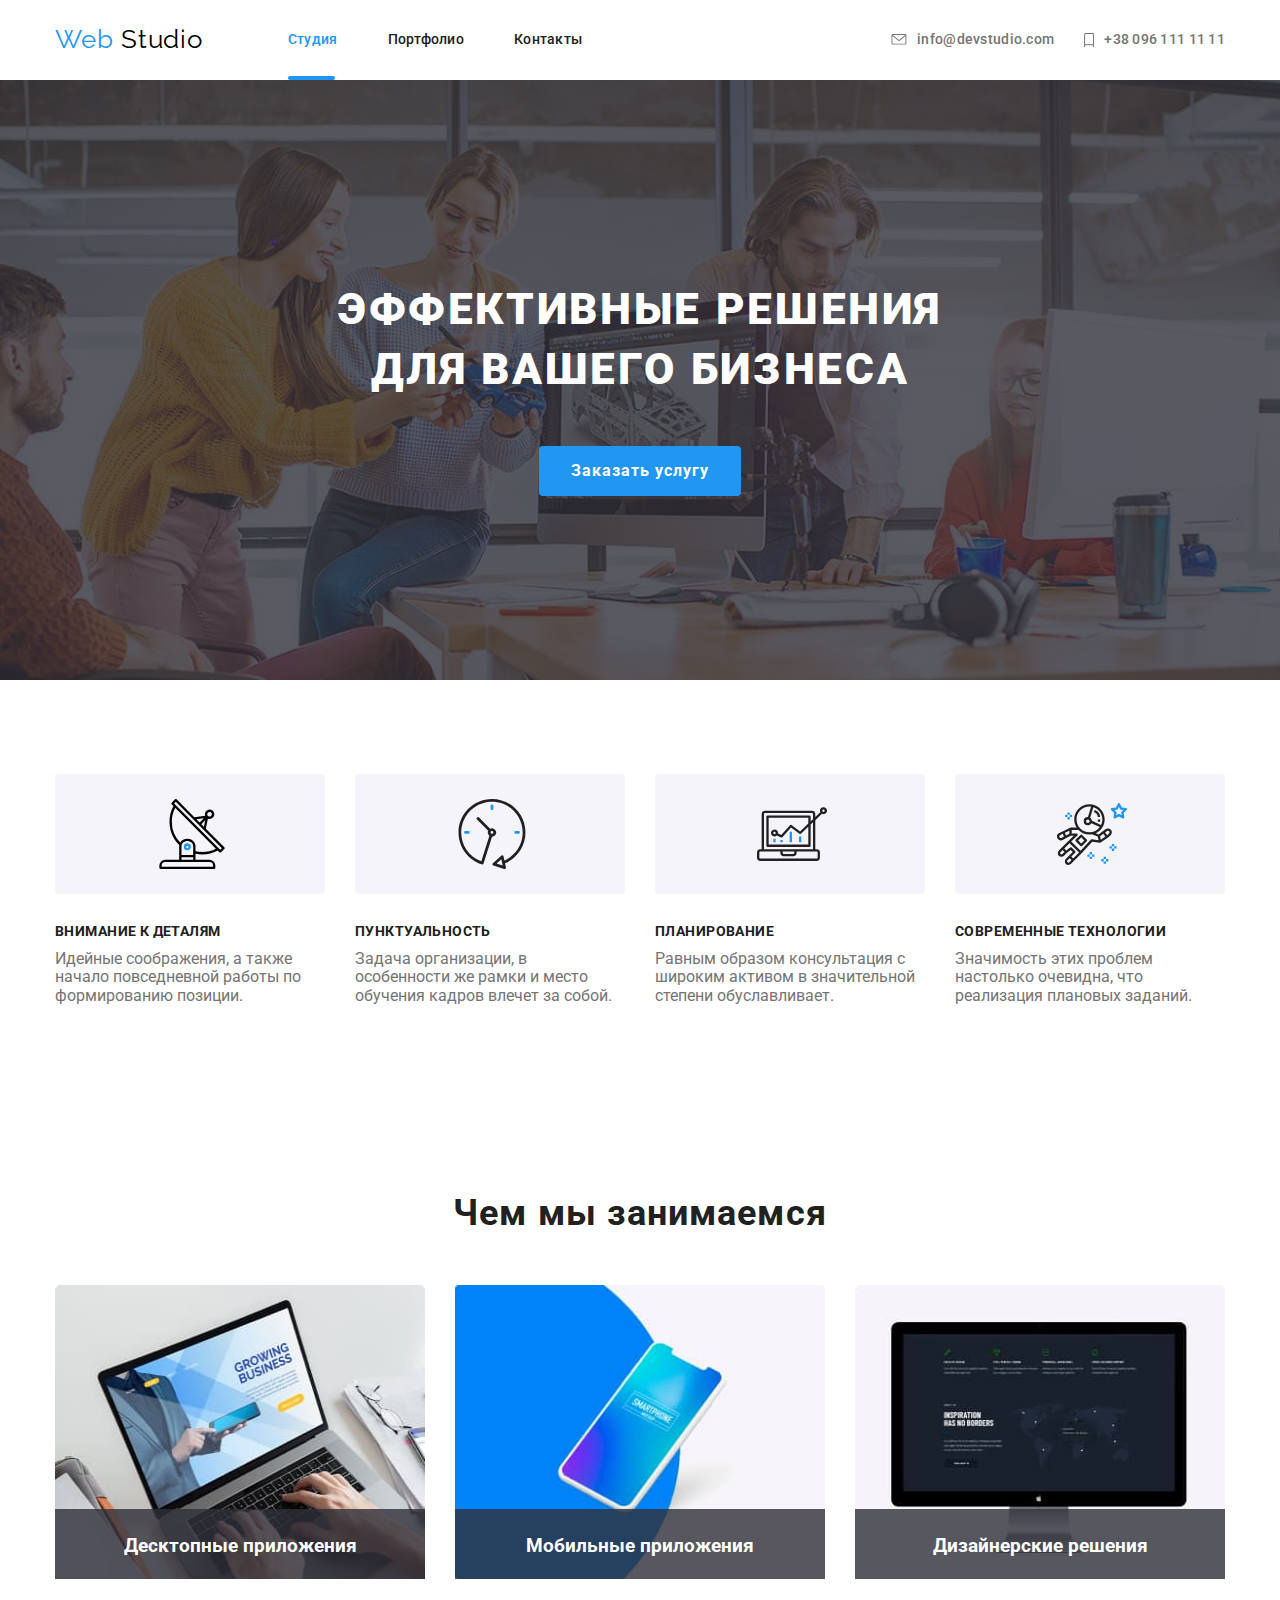
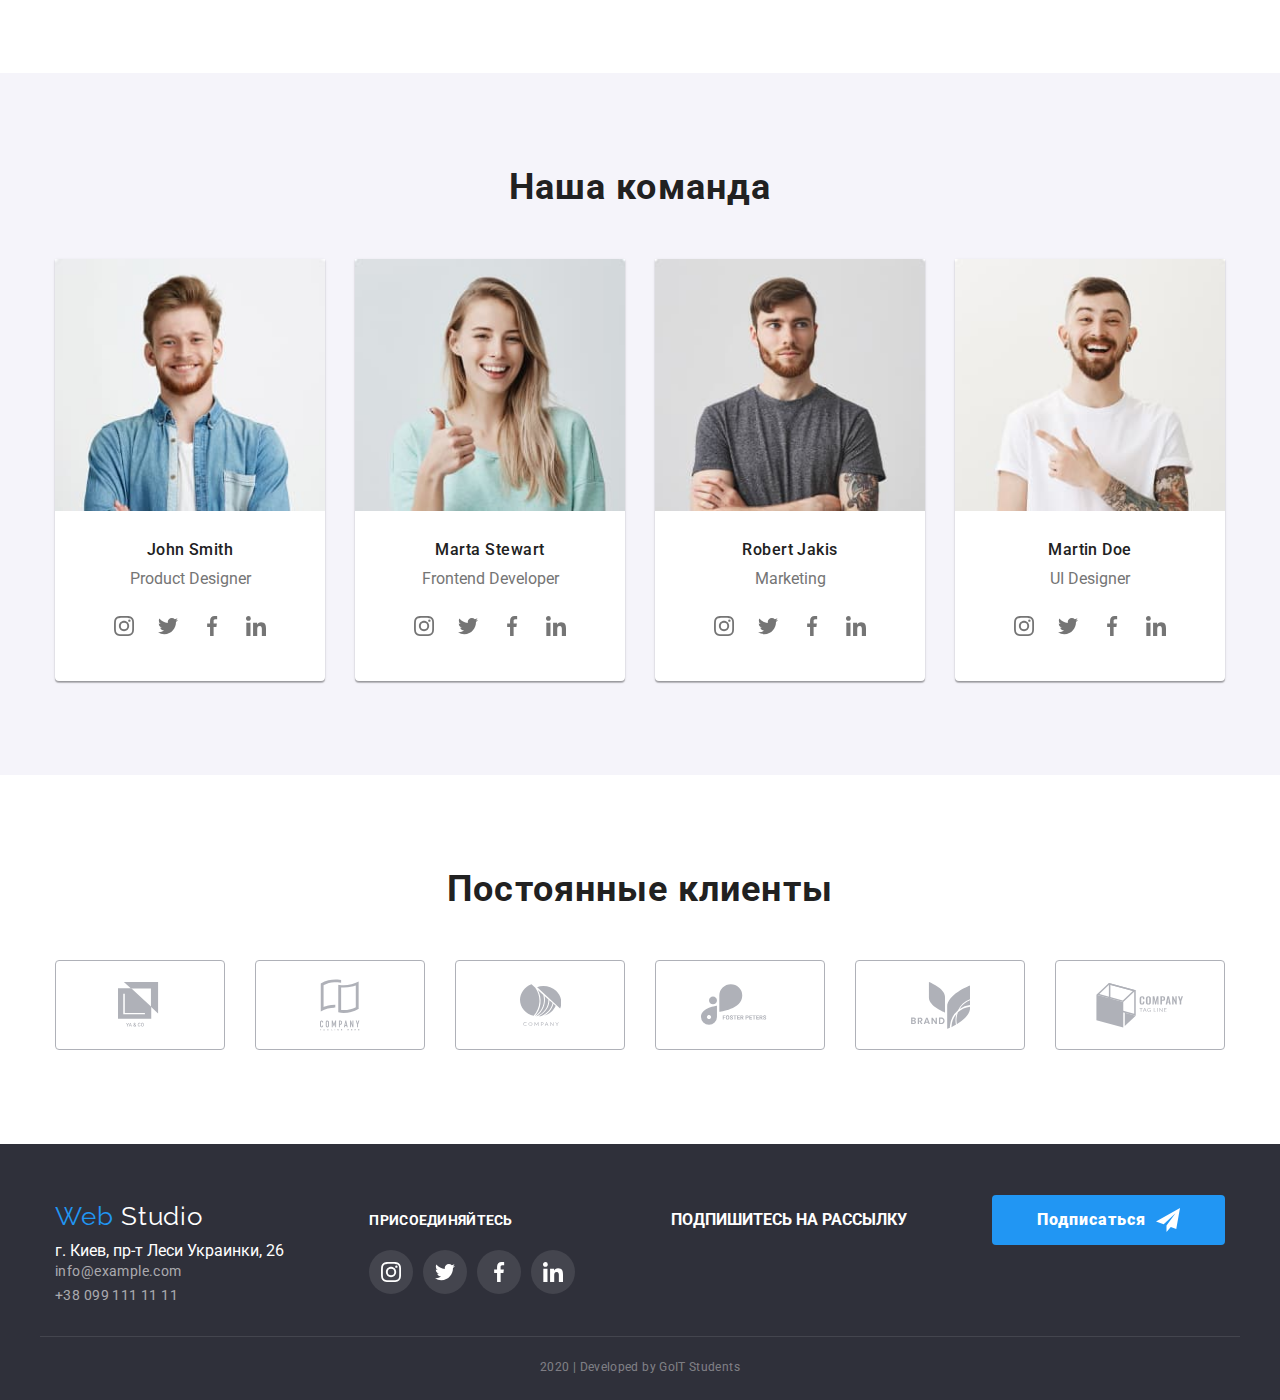
<file: index.html>
<!DOCTYPE html>
<html lang="ru">
  <head>
    <meta charset="UTF-8" />
    <meta name="viewport" content="width=device-width, initial-scale=1.0" />
    <title>Document</title>
    <link
      href="https://fonts.googleapis.com/css2?family=Raleway:wght@700&family=Roboto:wght@400;500;700;900&display=swap"
      rel="stylesheet"
    />
    <link
      rel="stylesheet"
      href="https://cdnjs.cloudflare.com/ajax/libs/modern-normalize/0.6.0/modern-normalize.min.css"
    />
    <link rel="stylesheet" href="./css/styles.css" />
    <link rel="stylesheet" href="./css/common.css" />
  </head>

  <body>
    <!-- Шапка сайта -->
    <header>
      <div class="container">
        <nav class="main-nav">
          <a href="./index.html" class="logo">
            <p class="logo-nav">Web <span class="logo-text">Studio</span></p>
          </a>

          <ul class="site-nav list">
            <li class="items">
              <a href="./index.html" class="link current border">Студия</a>
            </li>
            <li class="items">
              <a href="./portfolio.html" class="link">Портфолио</a>
            </li>
            <li class="items">
              <a href="" class="link">Контакты</a>
            </li>
          </ul>

          <div class="contact">
            <a href="mailto:info@devstudio.com" class="link">
              <svg class="contact-mail" width="16" height="11.2">
                <use href="./image/sprite.svg#icon-envelope"></use>
              </svg>
              info@devstudio.com
            </a>
            <a href="tel:+380961111111" class="link">
              <svg class="contact-phone" width="10" height="14.94">
                <use href="./image/sprite.svg#icon-phone"></use>
              </svg>
              +38 096 111 11 11</a
            >
          </div>
        </nav>
      </div>
    </header>

    <main>
      <!-- Герой -->
      <section class="hero">
        <h1 class="hero-title">
          Эффективные решения <br />
          для вашего бизнеса
        </h1>
        <a href="" class="button">Заказать услугу</a>
      </section>

      <section class="section">
        <div class="container">
          <h2 class="section-title visually-hidden">Преимущества</h2>
          <ul class="promo">
            <li class="center">
              <div class="center-fon">
                <svg width="70" height="70">
                  <use href="./image/sprite.svg#icon-vector1"></use>
                </svg>
              </div>

              <h3 class="section-subtitle">Внимание к деталям</h3>
              <p class="section-text">
                Идейные соображения, а также начало повседневной работы по
                формированию позиции.
              </p>
            </li>

            <li class="center">
              <div class="center-fon">
                <svg width="70" height="70">
                  <use href="./image/sprite.svg#icon-vector3"></use>
                </svg>
              </div>
              <h3 class="section-subtitle">Пунктуальность</h3>
              <p class="section-text">
                Задача организации, в особенности же рамки и место обучения
                кадров влечет за собой.
              </p>
            </li>

            <li class="center">
              <div class="center-fon">
                <svg width="70" height="70">
                  <use href="./image/sprite.svg#icon-vector2"></use>
                </svg>
              </div>
              <h3 class="section-subtitle">Планирование</h3>
              <p class="section-text">
                Равным образом консультация с широким активом в значительной
                степени обуславливает.
              </p>
            </li>

            <li class="center">
              <div class="center-fon">
                <svg width="70" height="70">
                  <use href="./image/sprite.svg#icon-vector4"></use>
                </svg>
              </div>
              <h3 class="section-subtitle">Современные технологии</h3>
              <p class="section-text">
                Значимость этих проблем настолько очевидна, что реализация
                плановых заданий.
              </p>
            </li>
          </ul>
        </div>
      </section>

      <section class="section">
        <div class="container">
          <h2 class="section-title two">Чем мы занимаемся</h2>

          <ul class="work">
            <li class="work-two">
              <a href="">
                <img
                  src="./image/business.jpg"
                  alt="Ноутбук"
                  width="370"
                  height="294"
                />
              </a>
              <h3 class="section-lead">Десктопные приложения</h3>
            </li>

            <li class="work-two">
              <a href="">
                <img
                  src="./image/box.jpg"
                  alt="Мобильный телефон"
                  width="370"
                  height="294"
                />
              </a>
              <h3 class="section-lead">Мобильные приложения</h3>
            </li>

            <li class="work-two">
              <a href="">
                <img
                  src="./image/Borders.jpg"
                  alt="Монитор"
                  width="370"
                  height="294"
                />
              </a>
              <h3 class="section-lead">Дизайнерские решения</h3>
            </li>
          </ul>
        </div>
      </section>

      <section class="section-fon">
        <div class="container">
          <h2 class="section-title two">Наша команда</h2>
          <ul class="team">
            <li class="member">
              <img class="img" src="./image/John.jpg" alt="Джон" width="270" />
              <h3 class="section-people">John Smith</h3>
              <p class="member-text">Product Designer</p>

              <ul class="soсial">
                <li>
                  <a
                    class="social-link"
                    href=""
                    aria-label="cсылка на Instagram"
                  >
                    <svg class="social-icon">
                      <use href="./image/sprite.svg#icon-instagram"></use>
                    </svg>
                  </a>
                </li>
                <li>
                  <a class="social-link" href="" aria-label="ссылка на Twitter">
                    <svg class="social-icon">
                      <use href="./image/sprite.svg#icon-twitter"></use>
                    </svg>
                  </a>
                </li>
                <li>
                  <a
                    class="social-link"
                    href=""
                    aria-label="ссылка на Facebook"
                  >
                    <svg class="social-icon">
                      <use href="./image/sprite.svg#icon-facebook"></use>
                    </svg>
                  </a>
                </li>
                <li>
                  <a
                    class="social-link"
                    href=""
                    aria-label="ссылка на LinkedIn"
                  >
                    <svg class="social-icon">
                      <use href="./image/sprite.svg#icon-linkedin"></use>
                    </svg>
                  </a>
                </li>
              </ul>
            </li>

            <li class="member">
              <img
                class="img"
                src="./image/Marta.jpg"
                alt="Марта"
                width="270"
              />
              <h3 class="section-people">Marta Stewart</h3>
              <p class="member-text">Frontend Developer</p>
              <ul class="soсial">
                <li>
                  <a
                    class="social-link"
                    href=""
                    aria-label="cсылка на Instagram"
                  >
                    <svg class="social-icon">
                      <use href="./image/sprite.svg#icon-instagram"></use>
                    </svg>
                  </a>
                </li>
                <li>
                  <a class="social-link" href="" aria-label="ссылка на Twitter">
                    <svg class="social-icon">
                      <use href="./image/sprite.svg#icon-twitter"></use>
                    </svg>
                  </a>
                </li>
                <li>
                  <a
                    class="social-link"
                    href=""
                    aria-label="ссылка на Facebook"
                  >
                    <svg class="social-icon">
                      <use href="./image/sprite.svg#icon-facebook"></use>
                    </svg>
                  </a>
                </li>
                <li>
                  <a
                    class="social-link"
                    href=""
                    aria-label="ссылка на linkedin"
                  >
                    <svg class="social-icon">
                      <use href="./image/sprite.svg#icon-linkedin"></use>
                    </svg>
                  </a>
                </li>
              </ul>
            </li>

            <li class="member">
              <img
                class="img"
                src="./image/Robert.jpg"
                alt="Роберт"
                width="270"
              />
              <h3 class="section-people">Robert Jakis</h3>
              <p class="member-text">Marketing</p>

              <ul class="soсial">
                <li>
                  <a
                    class="social-link"
                    href=""
                    aria-label="cсылка на Instagram"
                  >
                    <svg class="social-icon">
                      <use href="./image/sprite.svg#icon-instagram"></use>
                    </svg>
                  </a>
                </li>
                <li>
                  <a class="social-link" href="" aria-label="ссылка на Twitter">
                    <svg class="social-icon">
                      <use href="./image/sprite.svg#icon-twitter"></use>
                    </svg>
                  </a>
                </li>
                <li>
                  <a
                    class="social-link"
                    href=""
                    aria-label="ссылка на Facebook"
                  >
                    <svg class="social-icon">
                      <use href="./image/sprite.svg#icon-facebook"></use>
                    </svg>
                  </a>
                </li>
                <li>
                  <a
                    class="social-link"
                    href=""
                    aria-label="ссылка на LinkedIn"
                  >
                    <svg class="social-icon">
                      <use href="./image/sprite.svg#icon-linkedin"></use>
                    </svg>
                  </a>
                </li>
              </ul>
            </li>

            <li class="member">
              <img
                class="img"
                src="./image/Martin.jpg"
                alt="Мартин"
                width="270"
              />
              <h3 class="section-people">Martin Doe</h3>
              <p class="member-text">UI Designer</p>

              <ul class="soсial">
                <li>
                  <a
                    class="social-link"
                    href=""
                    aria-label="cсылка на Instagram"
                  >
                    <svg class="social-icon">
                      <use href="./image/sprite.svg#icon-instagram"></use>
                    </svg>
                  </a>
                </li>
                <li>
                  <a class="social-link" href="" aria-label="ссылка на Twitter">
                    <svg class="social-icon">
                      <use href="./image/sprite.svg#icon-twitter"></use>
                    </svg>
                  </a>
                </li>
                <li>
                  <a
                    class="social-link"
                    href=""
                    aria-label="ссылка на Facebook"
                  >
                    <svg class="social-icon">
                      <use href="./image/sprite.svg#icon-facebook"></use>
                    </svg>
                  </a>
                </li>
                <li>
                  <a
                    class="social-link"
                    href=""
                    aria-label="ссылка на LinkedIn"
                  >
                    <svg class="social-icon">
                      <use href="./image/sprite.svg#icon-linkedin"></use>
                    </svg>
                  </a>
                </li>
              </ul>
            </li>
          </ul>
        </div>
      </section>

      <section class="section">
        <div class="container">
          <h2 class="section-title three">Постоянные клиенты</h2>
          <ul class="logos">
            <li class="pic">
              <svg class="client" width="44" height="49">
                <use href="./image/sprite.svg#icon-logo1"></use>
              </svg>
            </li>
            <li class="pic">
              <svg class="client" width="40" height="52">
                <use href="./image/sprite.svg#icon-logo2"></use>
              </svg>
            </li>
            <li class="pic">
              <svg class="client" width="41" height="43">
                <use href="./image/sprite.svg#icon-logo3"></use>
              </svg>
            </li>
            <li class="pic">
              <svg class="client" width="78" height="42">
                <use href="./image/sprite.svg#icon-logo4"></use>
              </svg>
            </li>
            <li class="pic">
              <svg class="client" width="59" height="47">
                <use href="./image/sprite.svg#icon-logo5"></use>
              </svg>
            </li>
            <li class="pic">
              <svg class="client" width="88" height="45">
                <use href="./image/sprite.svg#icon-logo6"></use>
              </svg>
            </li>
          </ul>
        </div>
      </section>
    </main>

    <!-- Футер -->
    <footer class="footer">
      <div class="container page-footer">
        <div class="footer-address">
          <a href="./index.html" class="logo">
            <p class="logo-nav two">
              Web <span class="logo-text-footer">Studio</span>
            </p>
          </a>
          <address class="address-primary">
            г. Киев, пр-т Леси Украинки, 26
          </address>
          <address class="address-secondary">
            info@example.com <br />
            +38 099 111 11 11
          </address>
        </div>

        <div class="footer-link">
          <p class="footer-end link">
            <b class="end">ПРИСОЕДИНЯЙТЕСЬ</b>
          </p>

          <ul class="inline">
            <li>
              <a class="inline-link" href="" aria-label="cсылка на Instagram">
                <svg class="inline-icon">
                  <use href="./image/sprite.svg#icon-instagram"></use>
                </svg>
              </a>
            </li>
            <li>
              <a class="inline-link" href="" aria-label="ссылка на Twitter">
                <svg class="inline-icon">
                  <use href="./image/sprite.svg#icon-twitter"></use>
                </svg>
              </a>
            </li>
            <li>
              <a class="inline-link" href="" aria-label="ссылка на Facebook">
                <svg class="inline-icon">
                  <use href="./image/sprite.svg#icon-facebook"></use>
                </svg>
              </a>
            </li>
            <li>
              <a class="inline-link" href="" aria-label="ссылка на LinkedIn">
                <svg class="inline-icon">
                  <use href="./image/sprite.svg#icon-linkedin"></use>
                </svg>
              </a>
            </li>
          </ul>
        </div>

        <div class="footer-button">
          <p class="footer-end">
            <b class="end">ПОДПИШИТЕСЬ НА РАССЫЛКУ </b>
          </p>
        </div>

        <div>
          <a href="" class="button two"> Подписаться</a>
        </div>
      </div>

      <div>
        <p class="copyrigth">2020 | Developed by GoIT Students</p>
      </div>
    </footer>
  </body>
</html>
</file>
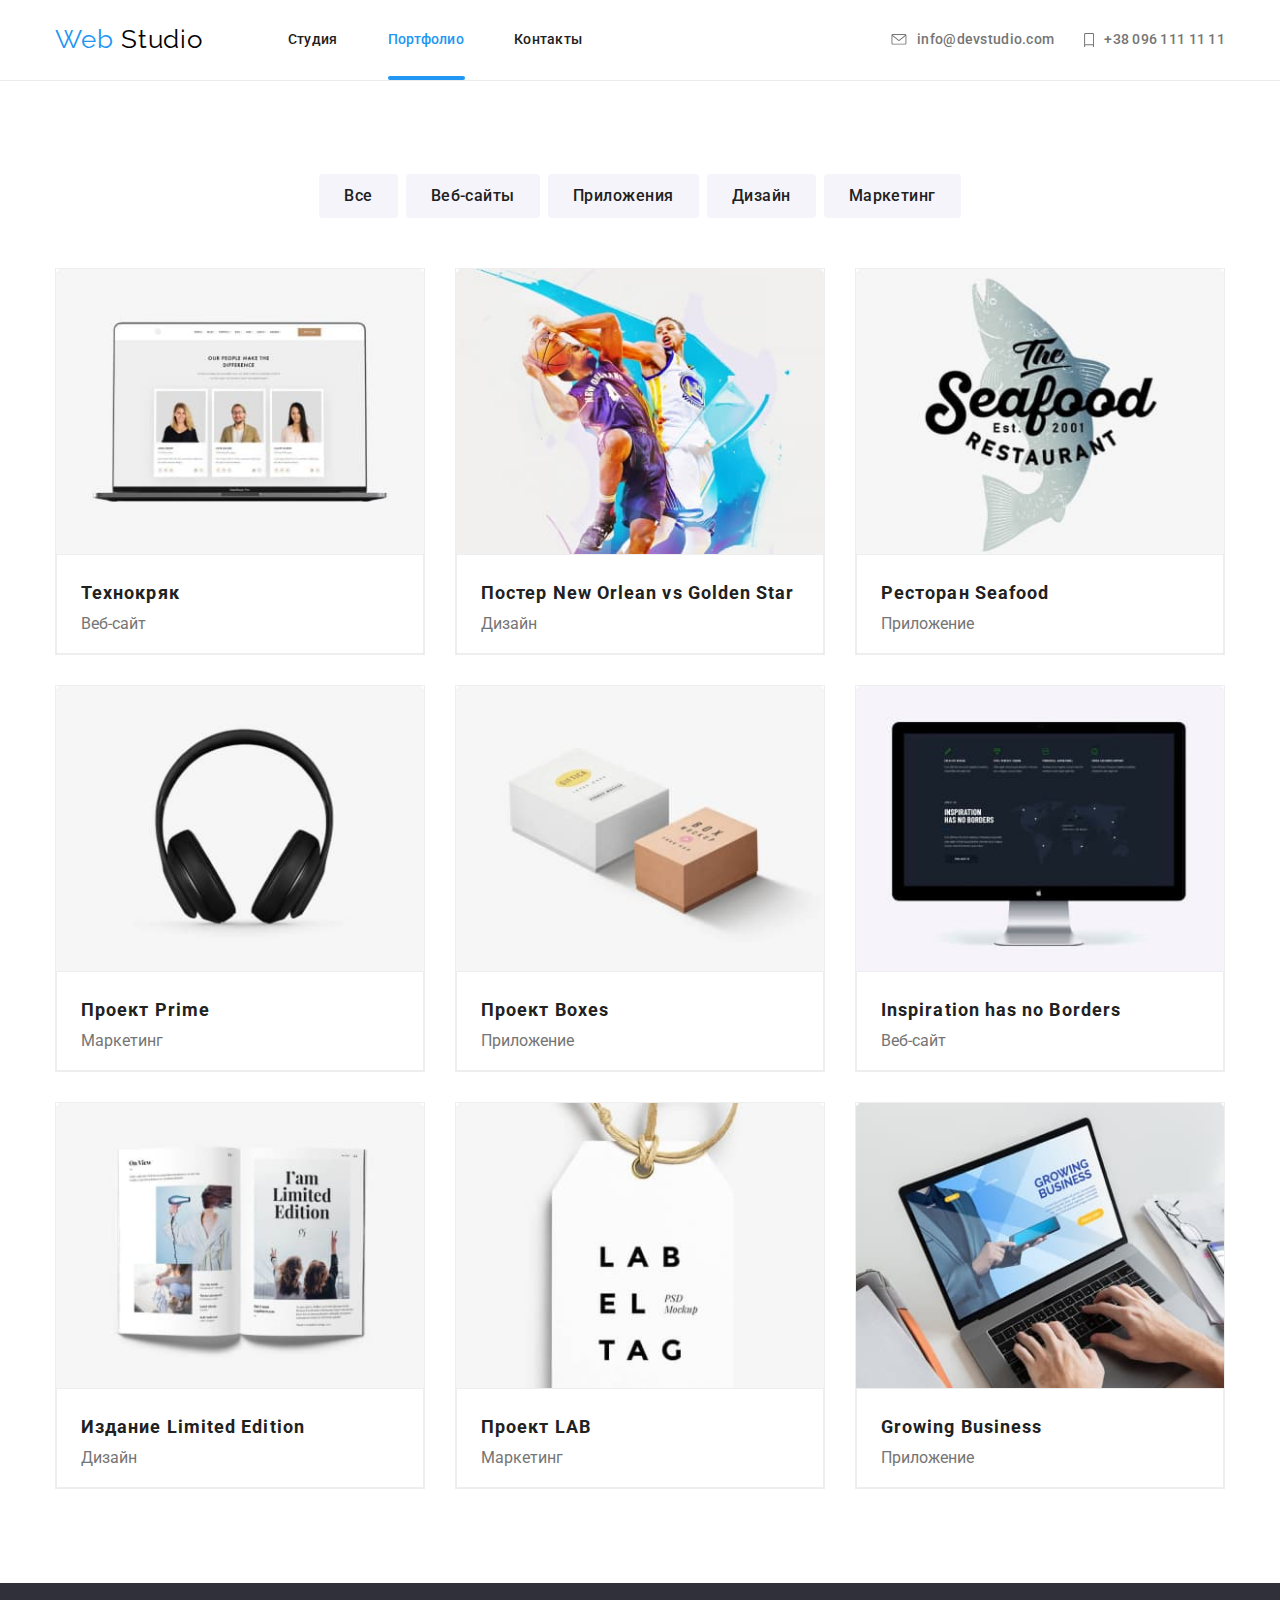
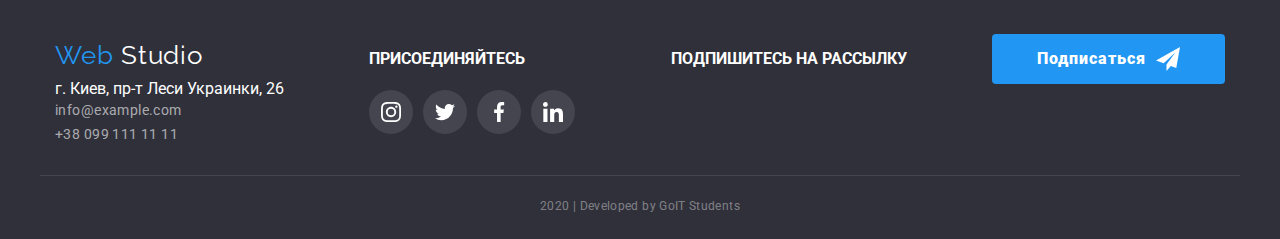
<file: portfolio.html>
<!DOCTYPE html>
<html lang="ru">
  <head>
    <meta charset="UTF-8" />
    <meta name="viewport" content="width=device-width, initial-scale=1.0" />
    <title>Document</title>
    <link
      href="https://fonts.googleapis.com/css2?family=Raleway:wght@700&family=Roboto:wght@400;500;700;900&display=swap"
      rel="stylesheet"
    />
    <link
      rel="stylesheet"
      href="https://cdnjs.cloudflare.com/ajax/libs/modern-normalize/0.6.0/modern-normalize.min.css"
    />
    <link rel="stylesheet" href="./css/portfolio.css" />
    <link rel="stylesheet" href="./css/styles.css" />
    <link rel="stylesheet" href="./css/common.css" />
  </head>

  <body>
    <!-- Шапка сайта -->
    <header>
      <div class="container">
        <nav class="main-nav">
          <a href="./index.html" class="logo">
            <p class="logo-nav">Web <span class="logo-text">Studio</span></p>
          </a>

          <ul class="site-nav list">
            <li class="items">
              <a href="./index.html" class="link">Студия</a>
            </li>
            <li class="items">
              <a href="./portfolio.html" class="link current border-two">Портфолио</a>
            </li>
            <li class="items"><a href="" class="link">Контакты</a></li>
          </ul>

          <div class="contact">
            <a href="mailto:info@devstudio.com" class="link">
              <svg class="contact-mail" width="16px" height="11.2px">
                <use href="./image/sprite.svg#icon-envelope">
                </use>
              </svg>
              info@devstudio.com
          
            </a>
            <a href="tel:+380961111111" class="link">
              <svg class="contact-phone" width="10px" height="14.94px">
                <use href="./image/sprite.svg#icon-phone">
                </use>
              </svg>
              +38 096 111 11 11</a>
          </div>
        </nav>
      </div>
    </header>

    <main>
      <section class="menu">
        <div class="container">
          <h1 class="portfolio visually-hidden">Портфолио</h1>
          <ul class="portfolio-btn">
            <li class="menu-btn">
              <button type="button" class="button-portfolio">Все</button>
            </li>
            <li class="menu-btn">
              <button type="button" class="button-portfolio">Веб-сайты</button>
            </li>
            <li class="menu-btn">
              <button type="button" class="button-portfolio">Приложения</button>
            </li>
            <li class="menu-btn">
              <button type="button" class="button-portfolio">Дизайн</button>
            </li>
            <li class="menu-btn">
              <button type="button" class="button-portfolio">Маркетинг</button>
            </li>
          </ul>
        </div>
      </section>

      <section class="portfolio-page">
        <div class="container">
          <ul class="gallery">
            <li class="add">
              <a class="img-link" href="">
                <div class="img-portfolio">
                  <img src="./image/portfolio1.jpg" alt="Люди" width="370" />
                  <div class="img-overlay">
                    <p class="title-texts">
                      Технокряк это современная площадка распространения
                      коронавируса. Компании используют эту платформу для
                      цифрового шпионажа и атак на защищённые сервера конкурентов.
                    </p>
                  </div>
                </div>
              
                <div class="add-text">
                  <h2 class="title">Технокряк</h2>
                  <p class="title-text">Веб-сайт</p>
                </div>
              </a>
            </li>

            <li class="add">
              <a class="img-link" href="">
                <div class="img-portfolio">
                  <img src="./image/portfolio2.jpg" alt="Баскетбол" width="370" />
                  <div class="img-overlay">
                    <p class="title-texts">
                      Технокряк это современная площадка распространения
                      коронавируса. Компании используют эту платформу для
                      цифрового шпионажа и атак на защищённые сервера конкурентов.
                    </p>
                  </div>
                </div>
               
                <div class="add-text">
                  <h2 class="title">Постер New Orlean vs Golden Star</h2>
                  <p class="title-text">Дизайн</p>
                </div>
              </a>
            </li>
            <li class="add">
              <a class="img-link" href="">
                <div class="img-portfolio">
                  <img src="./image/portfolio3.jpg" alt="Рыба" width="370" />
                  <div class="img-overlay">
                    <p class="title-texts">
                      Технокряк это современная площадка распространения
                      коронавируса. Компании используют эту платформу для
                      цифрового шпионажа и атак на защищённые сервера конкурентов.
                    </p>
                  </div>
                </div>
               
                <div class="add-text">
                  <h2 class="title">Ресторан Seafood</h2>
                  <p class="title-text">Приложение</p>
                </div>
              </a>
            </li>
            <li class="add">
              <a class="img-link" href="">
              <div class="img-portfolio">
                <img src="./image/prime.jpg" alt="Наушники" width="370" />
                <div class="img-overlay">
                  <p class="title-texts">
                      Технокряк это современная площадка распространения
                      коронавируса. Компании используют эту платформу для
                      цифрового шпионажа и атак на защищённые сервера конкурентов.
                    </p>
                  </div>
              </div>
                
                <div class="add-text">
                  <h2 class="title">Проект Prime</h2>
                  <p class="title-text">Маркетинг</p>
                </div>
              </a>
            </li>
            <li class="add">
              <a class="img-link" href="">
              <div class="img-portfolio">
                <img src="./image/boxes.jpg" alt="Коробки" width="370" />
                <div class="img-overlay">
                  <p class="title-texts">
                      Технокряк это современная площадка распространения
                      коронавируса. Компании используют эту платформу для
                      цифрового шпионажа и атак на защищённые сервера конкурентов.
                    </p>
                </div>
              </div>
               
                <div class="add-text">
                  <h2 class="title">Проект Boxes</h2>
                  <p class="title-text">Приложение</p>
                 </div>
              </a>
            </li>
            <li class="add">
              <a class="img-link" href="">
              <div class="img-portfolio">
                <img src="./image/Borders.jpg" alt="Монитор" width="370" />
                <div class="img-overlay">
                  <p class="title-texts">
                      Технокряк это современная площадка распространения
                      коронавируса. Компании используют эту платформу для
                      цифрового шпионажа и атак на защищённые сервера конкурентов.
                    </p>
                </div>
              </div>
                
                <div class="add-text">
                  <h2 class="title">Inspiration has no Borders</h2>
                  <p class="title-text">Веб-сайт</p>
                </div>
              </a>
            </li>
            <li class="add">
              <a class="img-link" href="">
                <div class="img-portfolio">
                  <img src="./image/portfolio4.jpg" alt="Журнал" width="370" />
                  <div class="img-overlay">
                    <p class="title-texts">
                      Технокряк это современная площадка распространения
                      коронавируса. Компании используют эту платформу для
                      цифрового шпионажа и атак на защищённые сервера конкурентов.
                    </p>
                  </div>
                </div>
              
                <div class="add-text">
                  <h2 class="title">Издание Limited Edition</h2>
                  <p class="title-text">Дизайн</p>
                </div>
              </a>
            </li>
            <li class="add">
              <a class="img-link" href="">
                <div class="img-portfolio">
                 <img src="./image/lab.jpg" alt="Карточка" width="370" />
                 <div class="img-overlay">
                   <p class="title-texts">
                      Технокряк это современная площадка распространения
                      коронавируса. Компании используют эту платформу для
                      цифрового шпионажа и атак на защищённые сервера конкурентов.
                    </p>
                 </div>
                </div>
                
                <div class="add-text">
                  <h2 class="title">Проект LAB</h2>
                  <p class="title-text">Маркетинг</p>
                </div>
              </a>
            </li>
            <li class="add">
              <a class="img-link" href="">
                <div class="img-portfolio">
                  <img src="./image/business.jpg" alt="Ноутбук" width="370" />
                  <div class="img-overlay">
                    <p class="title-texts">
                      Технокряк это современная площадка распространения
                      коронавируса. Компании используют эту платформу для
                      цифрового шпионажа и атак на защищённые сервера конкурентов.
                    </p>
                  </div>
                </div>
               
                <div class="add-text">
                  <h2 class="title">Growing Business</h2>
                  <p class="title-text">Приложение</p>
                </div>
              </a>
            </li>
          </ul>
        </div>
      </section>
    </main>

    <!-- Футер -->
    <footer class="footer">
      <div class="container page-footer">
        <div class="footer-address">
          <a href="./index.html" class="logo">
            <p class="logo-nav two">
              Web <span class="logo-text-footer">Studio</span>
            </p>
          </a>
          <address class="address-primary">
            г. Киев, пр-т Леси Украинки, 26
          </address>
          <address class="address-secondary">
            info@example.com <br />
            +38 099 111 11 11
          </address>
        </div>
    
        <div class="footer-link">
          <p class="footer-end">
            <b class="end">ПРИСОЕДИНЯЙТЕСЬ</b>
          </p>
        <ul class="inline">
          <li>
            <a class="inline-link" href="" aria-label="cсылка на Instagram">
              <svg class="inline-icon">
                <use href="./image/sprite.svg#icon-instagram"></use>
              </svg>
            </a>
          </li>
          <li>
            <a class="inline-link" href="" aria-label="ссылка на Twitter">
              <svg class="inline-icon">
                <use href="./image/sprite.svg#icon-twitter"></use>
              </svg>
            </a>
          </li>
          <li>
            <a class="inline-link" href="" aria-label="ссылка на Facebook">
              <svg class="inline-icon">
                <use href="./image/sprite.svg#icon-facebook"></use>
              </svg>
            </a>
          </li>
          <li>
            <a class="inline-link" href="" aria-label="ссылка на LinkedIn">
              <svg class="inline-icon">
                <use href="./image/sprite.svg#icon-linkedin"></use>
              </svg>
            </a>
          </li>
        </ul>
        </div>
    
        <div class="footer-button">
          <p class="footer-end">
            <b class="end">ПОДПИШИТЕСЬ НА РАССЫЛКУ </b>
          </p>
        </div>
    
        <div>
          <a href="" class="button two">Подписаться</a>
        </div>
      </div>
    
      <div>
        <p class="copyrigth">2020 | Developed by GoIT Students</p>
      </div>
      </div>
    </footer>
    </body>
  </html>
</file>
<file: css/styles.css>
/* Герой */

.hero {
  text-align: center;
  justify-content: center;
  padding: 200px 0;
}
.hero {
  max-width: 1600px;
  height: 600px;
  background-image: linear-gradient(
      rgba(47, 48, 58, 0.8),
      rgba(47, 48, 58, 0.8)
    ),
    url(../image/hero.jpg);

  background-position: center;
  background-repeat: no-repeat;
  background-size: cover;
}
.hero-title {
  margin-top: 0;
  margin-bottom: 46px;

  font-weight: 900;
  font-size: 44px;
  line-height: 1.36;
  letter-spacing: 0.06em;
  text-transform: uppercase;

  color: var(--accent-white);
}
/* Button */
.button {
  display: inline-block;
  border-radius: 4px;
  padding: 10px 32px;
  min-width: 136px;
  text-align: center;

  background-color: var(--accent-text-color);
  color: var(--accent-white);
  font-family: inherit;
  text-decoration: none;
  font-weight: 700;
  font-size: 16px;
  line-height: 1.87;
  letter-spacing: 0.06em;
}

/* Sections */
ul {
  list-style: none;
  margin: 0;
  padding: 0;
}

.section {
  padding: 94px 0;
}

.promo {
  display: inline-flex;
}
.promo .center + .center {
  margin-left: 30px;
}

.center-fon {
  width: 270px;
  height: 120px;
  margin: 0;
  margin-bottom: 30px;
  padding: 25px 102px;

  background-color: var(--background-color);
  border-radius: 4px;
}

.section-fon {
  padding: 94px 0;
}
.section-title,
.section-subtitle,
.section-people {
  color: var(--title-text-color);
}
.section-lead {
  position: absolute;
  bottom: 0;
  width: 100%;
  height: 70px;
  padding-top: 27px;
  padding-bottom: 27px;

  text-align: center;

  color: var(--accent-white);
  background-color: rgba(47, 48, 58, 0.8);
}
.section-title {
  margin: 0;
  font-weight: 700;
  font-size: 36px;
  line-height: 1.16;
  text-align: center;
  letter-spacing: 0.03em;
}

.section-text,
.section-lead {
  margin: 0;
}

.section-subtitle,
.section-lead .end {
  font-weight: 700;
  font-size: 14px;
  line-height: 1.14;
  letter-spacing: 0.03em;
  text-transform: uppercase;
}

.section-subtitle {
  margin-top: 0;
  margin-bottom: 10px;
}
.section-title.two {
  margin-top: 0;
  margin-bottom: 50px;
}
.work {
  display: flex;
}
.work-two {
  width: 370px;
  height: 294px;
  position: relative;
}
.work .work-two + .work-two {
  margin-left: 30px;
}
.section-people {
  margin-top: 0;
  margin-bottom: 10px;
  text-align: center;
  font-weight: 500;
  font-size: 16px;
  line-height: 1.18;
  letter-spacing: 0.03em;
}

.section-fon p {
  margin-top: 0;
  margin-bottom: 16px;
}

.section-fon {
  background-color: var(--background-color);
}
.team {
  display: flex;
}
.team .member + .member {
  margin-left: 30px;
}
.member {
  width: 270px;
  height: 422px;
  background-color: var(--accent-white);

  box-shadow: 0px 2px 1px rgba(0, 0, 0, 0.2), 0px 1px 1px rgba(0, 0, 0, 0.14),
    0px 1px 3px rgba(0, 0, 0, 0.12);
  border-bottom-left-radius: 4px;
  border-bottom-right-radius: 4px;
}
.img {
  margin-top: 0px;
  margin-bottom: 30px;
}
.member-text {
  text-align: center;
}

.soсial {
  display: flex;
  justify-content: center;
}

.social-link {
  display: inline-flex;
  justify-content: center;
  align-items: center;
  width: 44px;
  height: 44px;
  border-radius: 50%;

  fill: var(--primary-text-color);
}
.social-icon {
  width: 20px;
  height: 20px;
}
.social-link:hover,
.social-link:focus {
  background-color: var(--accent-text-color);
  fill: var(--accent-white);
  transition: 250ms cubic-bezier(0.4, 0, 0.2, 1);
}

/* Clients */
.section-title.three {
  margin-bottom: 50px;
}
.logos {
  display: inline-flex;
}

.pic {
  display: flex;
  justify-content: center;
  align-items: center;
  width: 170px;
  height: 90px;
  border-radius: 4px;
  border: 1px solid var(--color-client-icon);
  fill: var(--color-client-icon);
}

.logos .pic + .pic {
  margin-left: 30px;
}

.pic:hover {
  fill: var(--accent-text-color);
  border: 1px solid var(--accent-text-color);
  transition: 250ms cubic-bezier(0.4, 0, 0.2, 1);
}
</file>
<file: css/common.css>
:root {
  --primary-text-color: #757575;
  --title-text-color: #212121;
  --accent-text-color: #2196f3;
  --accent-white: #ffffff;
  --background-color: #f5f4fa;
  --color-client-icon: #afb1b8;
}

/* Цвет основного текста #757575 */
/* Цвет вторичного текста #212121 */
/* белый #FFFFFF */
/* голубой акцент  #2196F3 */
/* Футер Цвет адреса rgba(255, 255, 255, 0.6) */
/* Футер ссылки соц сетей background: #AFB1B8 */
/* Футер корирайт rgba(255, 255, 255, 0.4) */
/* фон вторичный background: #F5F4FA */
/* фон header background: #FFFFFF;
/* фон footer background: #2F303A; */

html {
  box-sizing: border-box;
}
*,
*::before,
*::after {
  box-sizing: inherit;
}

body {
  background-color: var(--accent-white);
  color: var(--primary-text-color);
  text-decoration: none;
  font-family: Roboto, sans-serif;
}
img {
  display: block;
  max-width: 100%;
}
.visually-hidden {
  position: absolute;
  width: 1px;
  height: 1px;
  margin: -1px;
  border: 0;
  padding: 0;
  clip: rect(0 0 0 0);
  overflow: hidden;
}
/* Logo */

.logo {
  color: var(--accent-text-color);

  font-family: Raleway;
  font-size: 26px;
  line-height: 1.2px;
  letter-spacing: 0.03em;
}

.logo-nav {
  display: inline-block;
  padding-top: 24px;
  padding-bottom: 24px;
  margin: 0;
  margin-right: 85px;
}

.logo-text {
  color: #000000;
}
/* site nav */

.container {
  margin-left: auto;
  margin-right: auto;
  width: 1200px;
  padding-left: 15px;
  padding-right: 15px;
}
.link {
  text-decoration: none;
  font-weight: 500;
  font-size: 14px;
  line-height: 1.14;
  letter-spacing: 0.02em;
}

.site-nav {
  display: flex;
  margin-left: 80px;
}

.list {
  list-style: none;
  margin: 0;
  padding: 0;
}

/* .site-nav .items + .items {
  margin-left: 50px;
} */
.site-nav .items:not(:last-child) {
  margin-right: 50px;
}
.site-nav .link {
  display: block;
  padding-top: 32px;
  padding-bottom: 32px;
  color: var(--title-text-color);
}
.site-nav .link:hover,
.site-nav .link:focus {
  color: var(--accent-text-color);
  transition: 250ms cubic-bezier(0.4, 0, 0.2, 1);
}
.site-nav .link.current {
  color: var(--accent-text-color);
}
.main-nav {
  display: flex;
  align-items: center;
}
.border {
  position: relative;
  cursor: pointer;
}
.border::after {
  position: absolute;
  content: "";
  display: block;
  align-items: center;
  margin-right: 0;
  width: 47px;
  bottom: 0;

  border-bottom: 4px solid var(--accent-text-color);
  border-radius: 2px;
}
.border-two {
  position: relative;
  cursor: pointer;
}
.border-two::after {
  position: absolute;
  content: "";
  display: block;
  width: 77px;
  bottom: 0;

  border-bottom: 4px solid var(--accent-text-color);
  border-radius: 2px;
}
ul .site-nav,
.contact {
  font-weight: 500;
  font-size: 14px;
  line-height: 1.14;
  letter-spacing: 0.02em;
}
.contact .link,
.social .link {
  color: var(--primary-text-color);
}
.contact {
  margin-left: auto;
  display: inline-flex;
}
.contact .link + .link {
  margin-left: 30px;
}
.contact .link {
  display: inline-flex;
  align-items: center;
  padding-top: 32px;
  padding-bottom: 32px;
}
.contact .link:hover,
.contact .link:focus {
  color: var(--accent-text-color);
  transition: 250ms cubic-bezier(0.4, 0, 0.2, 1);
}

.contact-mail,
.contact-phone {
  margin-right: 10px;
  fill: currentcolor;
}

.contact-mail:hover,
.contact-phone:hover {
  fill: var(--accent-text-color);
  transition: 250ms cubic-bezier(0.4, 0, 0.2, 1);
}

/* Footer */
.footer {
  background-color: #2f303a;
  color: var(--accent-white);
}
.page-footer {
  display: flex;
  justify-content: space-between;
  align-items: baseline;
  padding-top: 48px;
  padding-bottom: 28px;

  border-bottom: 1px solid rgba(255, 255, 255, 0.1);
}

.logo-text-footer {
  color: var(--accent-white);
}
.two {
  margin-right: 0;
}

.footer .address {
  font-style: normal;
  font-weight: 400;
  font-size: 14px;
  line-height: 1.71;
  letter-spacing: 0.03em;
}
.address-primary {
  font-style: normal;
}
.address-secondary {
  color: rgba(255, 255, 255, 0.6);

  font-style: normal;
  font-weight: 400;
  font-size: 14px;
  line-height: 1.71;
  letter-spacing: 0.03em;
}
.footer-link {
  display: inline-block;
}
.footer-end {
  margin-top: 0;
  margin-bottom: 21px;
}
.inline {
  display: inline-flex;
}
.inline-link {
  display: flex;
  justify-content: center;
  align-items: center;
  width: 44px;
  height: 44px;
  background-color: rgba(255, 255, 255, 0.1);
  border-radius: 50%;
}

.inline-link:not(last-child) {
  margin-right: 10px;
}

.inline-link:hover,
.inline-link:focus {
  background-color: var(--accent-text-color);
  transition: 250ms cubic-bezier(0.4, 0, 0.2, 1);
}
.inline-icon {
  width: 20px;
  height: 20px;
  fill: var(--accent-white);
}
/* Button */
.button.two {
  display: inline-flex;
  align-items: center;
  font-weight: 900;
  padding: 10px 45px;
}

.button.two::after {
  content: "";
  width: 24px;
  height: 24px;
  margin-left: 10px;
  background-image: url(../image/iconsend.svg);
}

.copyrigth {
  display: block;
  margin: 0;
  padding-top: 18px;
  padding-bottom: 21px;
  justify-content: center;

  color: rgba(255, 255, 255, 0.4);

  font-weight: normal;
  font-size: 12px;
  line-height: 2;
  text-align: center;
  letter-spacing: 0.03em;
}
</file>
<file: css/portfolio.css>
/* Button */

header {
  border-bottom: 1px solid #ececec;
}
.menu {
  padding-top: 93px;
  padding-bottom: 50px;
}

.portfolio {
  margin: 0;
  text-align: center;
}
.portfolio-btn {
  display: flex;
  justify-content: center;
}
.portfolio-btn .menu-btn:not(:last-child) {
  margin-right: 8px;
}

.button-portfolio {
  border-radius: 4px;
  border: solid transparent;
  padding: 6px 22px;

  color: var(--title-text-color);
  background: var(--background-color);

  font-weight: 500;
  font-size: 16px;
  line-height: 1.62;
  text-align: center;
  letter-spacing: 0.03em;
}
.button-portfolio:hover,
.button-portfolio:focus {
  color: var(--accent-white);
  background-color: var(--accent-text-color);
  transition: 250ms cubic-bezier(0.4, 0, 0.2, 1);
}
/* Основной контент */
.portfolio-page {
  padding-bottom: 94px;
}

.gallery {
  display: flex;
  flex-wrap: wrap;
}
.img-link {
  display: block;
}

.add {
  display: block;
  margin-right: 30px;
  margin-bottom: 30px;
  width: calc((100% - 60px) / 3);

  border: 1px solid #eeeeee;
}

.img-portfolio {
  position: relative;
  overflow: hidden;
}

.img-overlay {
  display: inline-block;
  position: absolute;
  left: 0;
  bottom: 0;
  width: 100%;
  height: 100%;
  background-color: rgba(33, 150, 243, 0.9);
  transform: translateY(100%);
  opacity: 0;
  transition: transform 250ms cubic-bezier(0.4, 0, 0.2, 1),
    opacity 250ms cubic-bezier(0.4, 0, 0.2, 1);
}

.add:hover .img-overlay,
.add:focus .img-overlay {
  opacity: 1;
  transform: translateY(0);
}
.add:hover .title-texts,
.add:focus .title-texts {
  opacity: 1;
}
.add:hover,
.add:focus {
  box-shadow: 1px 4px 6px rgba(0, 0, 0, 0.16), 0px 4px 4px rgba(0, 0, 0, 0.06),
    0px 1px 1px rgba(0, 0, 0, 0.12);
}
.add:nth-child(3n) {
  margin-right: 0;
}

.add:nth-last-child(-n + 3) {
  margin-bottom: 0;
}
.add-text {
  border: 1px solid #eeeeee;
  padding: 20px 24px;
}
.add .title {
  margin-top: 0;
  margin-bottom: 4px;

  color: var(--title-text-color);
  font-weight: 700;
  font-size: 18px;
  line-height: 2;
  letter-spacing: 0.06em;
}
.title-text {
  margin: 0;
}
.title-texts {
  display: block;
  position: absolute;

  margin: 0;
  width: 370px;
  padding-left: 24px;
  padding-right: 24px;

  top: 50%;
  left: 50%;
  transform: translate(-50%, -50%);
  opacity: 0;
  transition: 250ms cubic-bezier(0.4, 0, 0.2, 1) 250ms;

  font-weight: 400;
  font-size: 18px;
  line-height: 1.56;
  letter-spacing: 0.03em;

  color: var(--accent-white);
}
.add:hover .title-texts,
.add:focus .title-texts {
  opacity: 1;
}
.add:hover,
.add:focus {
  box-shadow: 1px 4px 6px rgba(0, 0, 0, 0.16), 0px 4px 4px rgba(0, 0, 0, 0.06),
    0px 1px 1px rgba(0, 0, 0, 0.12);
}

.ul-fon {
  background-color: var(--background-color);
}
a {
  text-decoration: none;
}
ul p {
  color: var(--primary-text-color);
}
</file>
